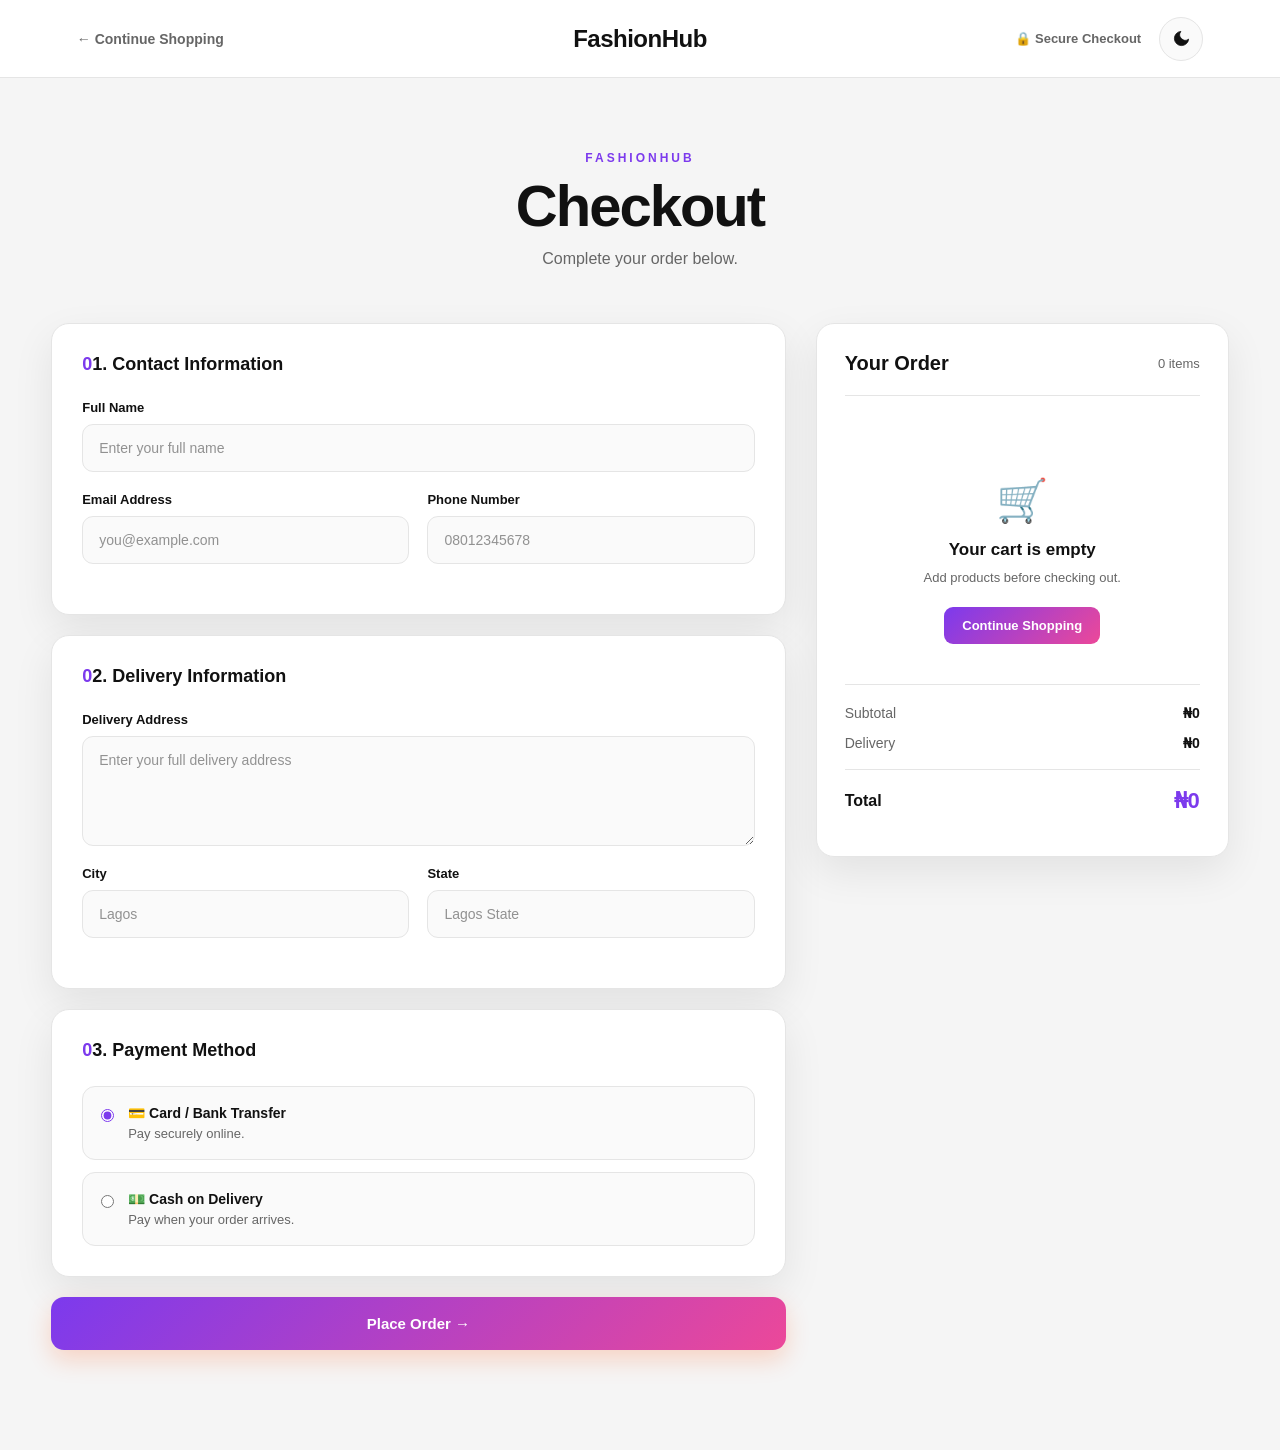
<file: checkout.html>
<!DOCTYPE html>
<html lang="en">

<head>

    <meta charset="UTF-8">

    <meta
        name="viewport"
        content="width=device-width, initial-scale=1.0"
    >

    <title>FashionHub | Checkout</title>

    <link
        rel="stylesheet"
        href="checkout.css"
    >

</head>

<body>

    <!-- ==========================================
                    NAVBAR
    ========================================== -->

<nav class="checkout-nav">

    <a href="clothing.html" class="back-link">
        ← Continue Shopping
    </a>

    <h2>
        FashionHub
    </h2>

    <div class="checkout-nav-right">

        <span class="secure-checkout">
            🔒 Secure Checkout
        </span>

        <button
            id="theme-toggle"
            class="theme-btn"
            aria-label="Toggle dark mode"
        >

            <svg
                class="moon-icon"
                viewBox="0 0 24 24"
                aria-hidden="true"
            >
                <path
                    d="M21 12.79A9 9 0 1111.21 3
                    7 7 0 0021 12.79z"
                />
            </svg>

            <svg
                class="sun-icon"
                viewBox="0 0 24 24"
                aria-hidden="true"
            >
                <circle cx="12" cy="12" r="5"></circle>

                <line x1="12" y1="1" x2="12" y2="3"></line>
                <line x1="12" y1="21" x2="12" y2="23"></line>

                <line x1="4.22" y1="4.22" x2="5.64" y2="5.64"></line>
                <line x1="18.36" y1="18.36" x2="19.78" y2="19.78"></line>

                <line x1="1" y1="12" x2="3" y2="12"></line>
                <line x1="21" y1="12" x2="23" y2="12"></line>

                <line x1="4.22" y1="19.78" x2="5.64" y2="18.36"></line>
                <line x1="18.36" y1="5.64" x2="19.78" y2="4.22"></line>
            </svg>

        </button>

    </div>

</nav>

    <!-- ==========================================
                    CHECKOUT
    ========================================== -->

    <main class="checkout-container">


        <!-- ======================================
                    CHECKOUT HEADER
        ====================================== -->

        <div class="checkout-heading">

            <span>
                FASHIONHUB
            </span>

            <h1>
                Checkout
            </h1>

            <p>
                Complete your order below.
            </p>

        </div>


        <!-- ======================================
                    CHECKOUT GRID
        ====================================== -->

        <div class="checkout-grid">


            <!-- ==================================
                    CUSTOMER INFORMATION
            ================================== -->

            <section class="checkout-form">

                <div class="checkout-section">

                    <h2>
                        01. Contact Information
                    </h2>

                    <div class="form-group">

                        <label for="fullName">
                            Full Name
                        </label>

                        <input
                            type="text"
                            id="fullName"
                            placeholder="Enter your full name"
                            required
                        >

                    </div>


                    <div class="form-row">

                        <div class="form-group">

                            <label for="email">
                                Email Address
                            </label>

                            <input
                                type="email"
                                id="email"
                                placeholder="you@example.com"
                                required
                            >

                        </div>


                        <div class="form-group">

                            <label for="phone">
                                Phone Number
                            </label>

                            <input
                                type="tel"
                                id="phone"
                                placeholder="08012345678"
                                required
                            >

                        </div>

                    </div>

                </div>


                <!-- ==================================
                        DELIVERY INFORMATION
                ================================== -->

                <div class="checkout-section">

                    <h2>
                        02. Delivery Information
                    </h2>


                    <div class="form-group">

                        <label for="address">
                            Delivery Address
                        </label>

                        <textarea
                            id="address"
                            rows="4"
                            placeholder="Enter your full delivery address"
                            required
                        ></textarea>

                    </div>


                    <div class="form-row">

                        <div class="form-group">

                            <label for="city">
                                City
                            </label>

                            <input
                                type="text"
                                id="city"
                                placeholder="Lagos"
                                required
                            >

                        </div>


                        <div class="form-group">

                            <label for="state">
                                State
                            </label>

                            <input
                                type="text"
                                id="state"
                                placeholder="Lagos State"
                                required
                            >

                        </div>

                    </div>

                </div>


                <!-- ==================================
                        PAYMENT METHOD
                ================================== -->

                <div class="checkout-section">

                    <h2>
                        03. Payment Method
                    </h2>


                    <div class="payment-options">


                        <label class="payment-option">

                            <input
                                type="radio"
                                name="payment"
                                value="paystack"
                                checked
                            >

                            <div>

                                <strong>
                                    💳 Card / Bank Transfer
                                </strong>

                                <p>
                                    Pay securely online.
                                </p>

                            </div>

                        </label>


                        <label class="payment-option">

                            <input
                                type="radio"
                                name="payment"
                                value="cash"
                            >

                            <div>

                                <strong>
                                    💵 Cash on Delivery
                                </strong>

                                <p>
                                    Pay when your order arrives.
                                </p>

                            </div>

                        </label>

                    </div>

                </div>


                <!-- ==================================
                        PLACE ORDER
                ================================== -->

                <button
                    class="place-order-btn"
                    id="placeOrderBtn"
                    type="button"
                >
                    Place Order →
                </button>

            </section>


            <!-- ==================================
                    ORDER SUMMARY
            ================================== -->

            <aside class="order-summary">

                <div class="summary-header">

                    <h2>
                        Your Order
                    </h2>

                    <span id="checkoutItemCount">
                        0 items
                    </span>

                </div>


                <!-- Cart products appear here -->

                <div
                    class="checkout-items"
                    id="checkoutItems"
                >
                </div>


                <!-- Empty Cart -->

                <div
                    class="checkout-empty"
                    id="checkoutEmpty"
                >

                    <div>
                        🛒
                    </div>

                    <h3>
                        Your cart is empty
                    </h3>

                    <p>
                        Add products before checking out.
                    </p>

                    <a href="clothing.html">
                        Continue Shopping
                    </a>

                </div>


                <!-- ==================================
                            TOTALS
                ================================== -->

                <div class="summary-totals">

                    <div>

                        <span>
                            Subtotal
                        </span>

                        <strong id="checkoutSubtotal">
                            ₦0
                        </strong>

                    </div>


                    <div>

                        <span>
                            Delivery
                        </span>

                        <strong id="deliveryFee">
                            ₦2,500
                        </strong>

                    </div>


                    <div class="summary-total">

                        <span>
                            Total
                        </span>

                        <strong id="checkoutTotal">
                            ₦0
                        </strong>

                    </div>

                </div>

            </aside>

        </div>

    </main>


    <!-- ==========================================
                    SUCCESS MODAL
    ========================================== -->

    <div
        class="success-modal"
        id="successModal"
    >

        <div class="success-content">

            <div class="success-icon">
                ✓
            </div>

            <h2>
                Order Placed!
            </h2>

            <p>
                Thank you for shopping with FashionHub.
                Your order has been received.
            </p>

            <span id="orderNumber">
                Order #FH000000
            </span>

            <a href="clothing.html">
                Continue Shopping
            </a>

        </div>

    </div>

    <div id="loader">
        <div class="loader-content">
            <img
                src="ChatGPT Image Jun 28, 2026, 07_09_35 PM.png"
                alt="FashionHub logo"
            >
            <h2>FashionHub</h2>
            <div class="loader-line"></div>
        </div>
    </div>


    <!-- ==========================================
                    JAVASCRIPT
    ========================================== -->

    <script src="checkout.js"></script>
    <script src="theme.js"></script>
</body>

</html>
</file>
<file: checkout.css>
/* =========================================================
   THEME TOGGLE
========================================================= */

#loader {
    position: fixed;
    inset: 0;
    z-index: 99999;
    display: flex;
    align-items: center;
    justify-content: center;
    background: var(--bg);
    transition: opacity 0.8s ease, visibility 0.8s ease;
}

#loader.hide {
    opacity: 0;
    visibility: hidden;
    pointer-events: none;
}

.loader-content {
    display: flex;
    flex-direction: column;
    align-items: center;
}

.loader-content img {
    width: 90px;
    height: 90px;
    object-fit: contain;
    border-radius: 50%;
    animation: checkoutLoaderPulse 1.3s infinite;
}

.loader-content h2 {
    margin-top: 20px;
    color: var(--text);
}

.loader-line {
    position: relative;
    width: 170px;
    height: 4px;
    margin-top: 22px;
    overflow: hidden;
    border-radius: 20px;
    background: var(--border);
}

.loader-line::after {
    content: "";
    position: absolute;
    top: 0;
    left: -100%;
    width: 100%;
    height: 100%;
    background: linear-gradient(90deg, var(--primary), var(--secondary));
    animation: checkoutLoaderMove 1.4s linear infinite;
}

@keyframes checkoutLoaderPulse {
    0%, 100% { transform: scale(1); }
    50% { transform: scale(1.06); }
}

@keyframes checkoutLoaderMove {
    to { left: 100%; }
}

.checkout-nav-right {
    display: flex;
    align-items: center;
    justify-content: flex-end;
    gap: 18px;
}


/* Theme Button */

.theme-btn {
    width: 44px;
    height: 44px;

    display: flex;
    align-items: center;
    justify-content: center;

    border: 1px solid var(--border);
    border-radius: 50%;

    background: var(--card-soft);
    color: var(--text);

    cursor: pointer;

    transition:
        background 0.3s ease,
        color 0.3s ease,
        border-color 0.3s ease,
        transform 0.3s ease;
}


.theme-btn:hover {
    background: var(--accent);
    color: #ffffff;

    border-color: var(--accent);

    transform: rotate(15deg) scale(1.05);
}


/* SVG Icons */

.theme-btn svg {
    width: 19px;
    height: 19px;

    fill: currentColor;

    stroke: currentColor;

    transition:
        transform 0.3s ease,
        opacity 0.3s ease;
}


/* Sun */

.sun-icon {
    display: none;
}


/* Moon */

.moon-icon {
    display: block;
}


/* Dark Mode */

body.dark-mode .moon-icon {
    display: none;
}


body.dark-mode .sun-icon {
    display: block;
}


/* Mobile */

@media (max-width: 650px) {

    .checkout-nav-right {
        gap: 10px;
    }

    .secure-checkout {
        display: none;
    }

    .theme-btn {
        width: 40px;
        height: 40px;
    }

    .theme-btn svg {
        width: 17px;
        height: 17px;
    }

}

/* =========================================================
   CHECKOUT ITEM CONTROLS
========================================================= */

.checkout-item-controls {
    display: flex;
    align-items: center;
    gap: 8px;
    margin-top: 10px;
}


/* =========================================================
   QUANTITY CONTROL
========================================================= */

.checkout-quantity {
    display: inline-flex;
    align-items: center;

    height: 34px;

    border: 1px solid var(--border);
    border-radius: 9px;

    overflow: hidden;
    --primary: #7C3AED;
    --secondary: #EC4899;
    --accent: #7C3AED;
    --accent-hover: #EC4899;
}


/* =========================================================
   PLUS / MINUS BUTTONS
========================================================= */

.checkout-quantity button {
    width: 32px;
    height: 34px;

    display: flex;
    align-items: center;
    justify-content: center;

    border: none;

    background: transparent;

    color: var(--text);

    font-size: 18px;
    font-weight: 700;
    --primary: #A855F7;
    --secondary: #F472B6;

    --accent: #A855F7;
    --accent-hover: #F472B6;

    transition:
        background 0.2s ease,
        color 0.2s ease;
}


.checkout-quantity button:hover {
    background: var(--accent);
    color: #ffffff;
}


/* =========================================================
   QUANTITY NUMBER
========================================================= */

.checkout-quantity span {
    min-width: 30px;

    display: flex;
        --primary: #7C3AED;
        --secondary: #EC4899;

        --accent: #7C3AED;
        --accent-hover: #EC4899;
    color: var(--text);

    font-size: 13px;
    font-weight: 800;

    user-select: none;
}


/* =========================================================
   REMOVE BUTTON
========================================================= */

.checkout-remove {
    height: 34px;

    padding: 0 12px;

    display: inline-flex;
    align-items: center;
    justify-content: center;

    border: 1px solid var(--border);

    border-radius: 9px;

    background: transparent;

    color: var(--text-light);

    font-size: 12px;
    font-weight: 700;

    cursor: pointer;

    transition:
        background 0.2s ease,
        color 0.2s ease,
        border-color 0.2s ease;
}


.checkout-remove:hover {
    background: rgba(220, 38, 38, 0.1);

    border-color: #dc2626;

    color: #dc2626;
}


/* =========================================================
   DARK MODE
========================================================= */

body.dark-mode .checkout-quantity {
    background: #202020;

    border-color: #333333;
}


body.dark-mode .checkout-remove {
    border-color: #333333;

    color: #999999;
}


body.dark-mode .checkout-remove:hover {
    background: rgba(239, 68, 68, 0.12);

    border-color: #ef4444;

    color: #ef4444;
}


/* =========================================================
   MOBILE
========================================================= */

@media (max-width: 650px) {

    .checkout-item-controls {
        gap: 6px;
    }

    .checkout-quantity {
        height: 32px;
    }

    .checkout-quantity button {
        width: 30px;
        height: 32px;
    }

    .checkout-quantity span {
        min-width: 28px;
    }

    .checkout-remove {
        height: 32px;

        padding: 0 10px;

        font-size: 11px;
    }

}

/* =========================================================
   FASHIONHUB CHECKOUT
   Premium Light / Dark Theme
========================================================= */


/* =========================================================
   ROOT VARIABLES
========================================================= */

:root {

    --bg: #f5f5f5;

    --card: #ffffff;

    --card-soft: #fafafa;

    --text: #111111;

    --text-light: #666666;

    --border: #e5e5e5;

    --primary: #7C3AED;
    --secondary: #EC4899;
    --accent: #7C3AED;
    --accent-hover: #EC4899;

    --success: #16a34a;

    --shadow:
        0 15px 40px rgba(0, 0, 0, 0.08);

    --radius: 18px;

    --transition:
        0.3s ease;

}


/* =========================================================
   DARK THEME
========================================================= */

body.dark-mode {

    --bg: #0d0d0d;

    --card: #161616;

    --card-soft: #1d1d1d;

    --primary: #A855F7;
    --secondary: #F472B6;
    --text-light: #a5a5a5;
    --border: #292929;
    --accent: #A855F7;
    --accent-hover: #F472B6;

    --shadow:
        0 15px 40px rgba(0, 0, 0, 0.35);
}


/* =========================================================
   GLOBAL RESET
========================================================= */

* {

    margin: 0;

    padding: 0;

    box-sizing: border-box;

}


html {

    scroll-behavior: smooth;

}


body {

    font-family:
        Arial,
        Helvetica,
        sans-serif;

    background: var(--bg);

    color: var(--text);

    min-height: 100vh;

    transition:
        background var(--transition),
        color var(--transition);

}


button,
input,
textarea {

    font: inherit;

}


button {

    cursor: pointer;

}


a {

    text-decoration: none;

    color: inherit;

}


/* =========================================================
   CHECKOUT NAVBAR
========================================================= */

.checkout-nav {

    width: 100%;

    min-height: 78px;

    padding:
        0 6%;

    display: grid;

    grid-template-columns:
        1fr auto 1fr;

    align-items: center;

    gap: 20px;

    background: var(--card);

    border-bottom:
        1px solid var(--border);

    position: sticky;

    top: 0;

    z-index: 100;

    transition:
        background var(--transition),
        border-color var(--transition);

}


/* =========================================================
   BACK LINK
========================================================= */

.back-link {

    display: inline-flex;

    align-items: center;

    gap: 8px;

    width: fit-content;

    color: var(--text-light);

    font-size: 14px;

    font-weight: 600;

    transition:
        color var(--transition),
        transform var(--transition);

}


.back-link:hover {

    color: var(--accent);

    transform:
        translateX(-4px);

}


/* =========================================================
   LOGO / BRAND
========================================================= */

.checkout-nav h2 {

    font-size: 24px;

    font-weight: 800;

    letter-spacing: -0.5px;

}


.secure-checkout {

    justify-self: end;

    color: var(--text-light);

    font-size: 13px;

    font-weight: 600;

}


/* =========================================================
   MAIN CHECKOUT CONTAINER
========================================================= */

.checkout-container {

    width: min(1200px, 92%);

    margin: 0 auto;

    padding:
        70px 0 100px;

}


/* =========================================================
   CHECKOUT HEADING
========================================================= */

.checkout-heading {

    text-align: center;

    margin-bottom: 55px;

}


.checkout-heading span {

    display: inline-block;

    margin-bottom: 12px;

    color: var(--accent);

    font-size: 12px;

    font-weight: 800;

    letter-spacing: 3px;

}


.checkout-heading h1 {

    font-size:
        clamp(38px, 5vw, 58px);

    line-height: 1;

    margin-bottom: 15px;

    font-weight: 900;

    letter-spacing: -2px;

}


.checkout-heading p {

    color: var(--text-light);

    font-size: 16px;

}


/* =========================================================
   CHECKOUT GRID
========================================================= */

.checkout-grid {

    display: grid;

    grid-template-columns:
        minmax(0, 1.6fr)
        minmax(330px, 0.9fr);

    gap: 30px;

    align-items: start;

}


/* =========================================================
   CHECKOUT FORM
========================================================= */

.checkout-form {

    display: flex;

    flex-direction: column;

    gap: 20px;

}


/* =========================================================
   CHECKOUT SECTIONS
========================================================= */

.checkout-section {

    background: var(--card);

    border:
        1px solid var(--border);

    border-radius: var(--radius);

    padding: 30px;

    box-shadow: var(--shadow);

    transition:
        background var(--transition),
        border-color var(--transition),
        box-shadow var(--transition);

}


.checkout-section h2 {

    font-size: 18px;

    margin-bottom: 25px;

    font-weight: 800;

}


.checkout-section h2::first-letter {

    color: var(--accent);

}


/* =========================================================
   FORM GROUP
========================================================= */

.form-group {

    display: flex;

    flex-direction: column;

    gap: 9px;

    margin-bottom: 20px;

}


.form-group:last-child {

    margin-bottom: 0;

}


.form-group label {

    font-size: 13px;

    font-weight: 700;

    color: var(--text);

}


/* =========================================================
   INPUTS
========================================================= */

.form-group input,
.form-group textarea {

    width: 100%;

    padding:
        15px 16px;

    border:
        1px solid var(--border);

    border-radius: 11px;

    outline: none;

    background: var(--card-soft);

    color: var(--text);

    font-size: 14px;

    transition:
        border-color var(--transition),
        box-shadow var(--transition),
        background var(--transition);

}


.form-group textarea {

    resize: vertical;

    min-height: 110px;

}


.form-group input::placeholder,
.form-group textarea::placeholder {

    color: var(--text-light);

    opacity: 0.7;

}


.form-group input:focus,
.form-group textarea:focus {

    border-color: var(--accent);

    box-shadow:
        0 0 0 3px
        rgba(255, 77, 0, 0.12);

}


/* =========================================================
   FORM ROW
========================================================= */

.form-row {

    display: grid;

    grid-template-columns:
        1fr 1fr;

    gap: 18px;

}


/* =========================================================
   PAYMENT OPTIONS
========================================================= */

.payment-options {

    display: flex;

    flex-direction: column;

    gap: 12px;

}


.payment-option {

    display: flex;

    align-items: flex-start;

    gap: 14px;

    padding: 18px;

    border:
        1px solid var(--border);

    border-radius: 13px;

    background: var(--card-soft);

    cursor: pointer;

    transition:
        border-color var(--transition),
        background var(--transition),
        transform var(--transition);

}


.payment-option:hover {

    border-color: var(--accent);

    transform:
        translateY(-2px);

}


.payment-option input {

    margin-top: 4px;

    accent-color: var(--accent);

}


.payment-option strong {

    display: block;

    margin-bottom: 5px;

    font-size: 14px;

}


.payment-option p {

    color: var(--text-light);

    font-size: 13px;

}


/* =========================================================
   PLACE ORDER BUTTON
========================================================= */

.place-order-btn {

    width: 100%;

    border: none;

    border-radius: 13px;

    padding: 18px 25px;

    background: linear-gradient(135deg, var(--primary), var(--secondary));

    color: #ffffff;

    font-size: 15px;

    font-weight: 800;

    transition:
        background var(--transition),
        transform var(--transition),
        box-shadow var(--transition);

    box-shadow:
        0 10px 25px
        rgba(255, 77, 0, 0.2);

}


.place-order-btn:hover {

    background: linear-gradient(135deg, var(--secondary), var(--primary));

    transform:
        translateY(-3px);

    box-shadow:
        0 15px 30px
        rgba(255, 77, 0, 0.3);

}


.place-order-btn:active {

    transform:
        translateY(0);

}


/* =========================================================
   ORDER SUMMARY
========================================================= */

.order-summary {

    background: var(--card);

    border:
        1px solid var(--border);

    border-radius: var(--radius);

    padding: 28px;

    box-shadow: var(--shadow);

    position: sticky;

    top: 105px;

    transition:
        background var(--transition),
        border-color var(--transition);

}


/* =========================================================
   SUMMARY HEADER
========================================================= */

.summary-header {

    display: flex;

    align-items: center;

    justify-content: space-between;

    gap: 15px;

    padding-bottom: 20px;

    border-bottom:
        1px solid var(--border);

}


.summary-header h2 {

    font-size: 20px;

    font-weight: 800;

}


.summary-header span {

    color: var(--text-light);

    font-size: 13px;

}


/* =========================================================
   CHECKOUT ITEMS
========================================================= */

.checkout-items {

    display: flex;

    flex-direction: column;

    gap: 15px;

    padding:
        20px 0;

}


/* =========================================================
   INDIVIDUAL CHECKOUT ITEM
========================================================= */

.checkout-item {

    display: grid;

    grid-template-columns:
        70px 1fr auto;

    gap: 13px;

    align-items: center;

    padding-bottom: 15px;

    border-bottom:
        1px solid var(--border);

}


.checkout-item:last-child {

    border-bottom: none;

    padding-bottom: 0;

}


/* =========================================================
   CHECKOUT ITEM IMAGE
========================================================= */

.checkout-item img {

    width: 70px;

    height: 80px;

    object-fit: cover;

    border-radius: 10px;

    background: var(--card-soft);

}


/* =========================================================
   ITEM INFO
========================================================= */

.checkout-item-info {

    min-width: 0;

}


.checkout-item-info h3 {

    font-size: 14px;

    margin-bottom: 6px;

    line-height: 1.3;

}


.checkout-item-info p {

    color: var(--text-light);

    font-size: 12px;

    margin-bottom: 3px;

}


.checkout-item-price {

    font-size: 14px;

    font-weight: 800;

    white-space: nowrap;

}


/* =========================================================
   EMPTY CART
========================================================= */

.checkout-empty {

    text-align: center;

    padding:
        40px 15px;

}


.checkout-empty > div {

    font-size: 42px;

    margin-bottom: 15px;

}


.checkout-empty h3 {

    font-size: 17px;

    margin-bottom: 8px;

}


.checkout-empty p {

    color: var(--text-light);

    font-size: 13px;

    line-height: 1.6;

    margin-bottom: 18px;

}


.checkout-empty a {

    display: inline-block;

    padding:
        11px 18px;

    border-radius: 9px;

    background: linear-gradient(135deg, var(--primary), var(--secondary));

    color: #ffffff;

    font-size: 13px;

    font-weight: 700;

    transition:
        background var(--transition);

}


.checkout-empty a:hover {

    background: linear-gradient(135deg, var(--secondary), var(--primary));

}


/* =========================================================
   SUMMARY TOTALS
========================================================= */

.summary-totals {

    border-top:
        1px solid var(--border);

    padding-top: 20px;

}


.summary-totals > div {

    display: flex;

    align-items: center;

    justify-content: space-between;

    gap: 20px;

    margin-bottom: 14px;

}


.summary-totals span {

    color: var(--text-light);

    font-size: 14px;

}


.summary-totals strong {

    font-size: 14px;

}


.summary-total {

    border-top:
        1px solid var(--border);

    padding-top: 18px;

    margin-top: 18px;

}


.summary-total span {

    color: var(--text);

    font-size: 16px;

    font-weight: 800;

}


.summary-total strong {

    color: var(--accent);

    font-size: 22px;

    font-weight: 900;

}


/* =========================================================
   SUCCESS MODAL
========================================================= */

.success-modal {

    position: fixed;

    inset: 0;

    display: flex;

    align-items: center;

    justify-content: center;

    padding: 20px;

    background:
        rgba(0, 0, 0, 0.65);

    backdrop-filter: blur(8px);

    opacity: 0;

    visibility: hidden;

    pointer-events: none;

    transition:
        opacity var(--transition),
        visibility var(--transition);

    z-index: 1000;

}


.success-modal.active {

    opacity: 1;

    visibility: visible;

    pointer-events: auto;

}


/* =========================================================
   SUCCESS CONTENT
========================================================= */

.success-content {

    width: min(450px, 100%);

    padding: 45px 35px;

    text-align: center;

    background: var(--card);

    border:
        1px solid var(--border);

    border-radius: 22px;

    box-shadow:
        0 30px 80px
        rgba(0, 0, 0, 0.25);

    transform:
        translateY(20px)
        scale(0.96);

    transition:
        transform var(--transition);

}


.success-modal.active
.success-content {

    transform:
        translateY(0)
        scale(1);

}


/* =========================================================
   SUCCESS ICON
========================================================= */

.success-icon {

    width: 70px;

    height: 70px;

    margin: 0 auto 20px;

    display: flex;

    align-items: center;

    justify-content: center;

    border-radius: 50%;

    background:
        rgba(22, 163, 74, 0.12);

    color: var(--success);

    font-size: 34px;

    font-weight: 900;

}


.success-content h2 {

    font-size: 28px;

    margin-bottom: 12px;

}


.success-content p {

    color: var(--text-light);

    font-size: 14px;

    line-height: 1.7;

    margin-bottom: 20px;

}


#orderNumber {

    display: block;

    margin-bottom: 25px;

    color: var(--accent);

    font-size: 14px;

    font-weight: 800;

    letter-spacing: 1px;

}


.success-content a {

    display: inline-flex;

    align-items: center;

    justify-content: center;

    padding:
        13px 22px;

    border-radius: 10px;

    background: linear-gradient(135deg, var(--primary), var(--secondary));

    color: #ffffff;

    font-size: 14px;

    font-weight: 800;

    transition:
        background var(--transition),
        transform var(--transition);

}


.success-content a:hover {

    background: linear-gradient(135deg, var(--secondary), var(--primary));

    transform:
        translateY(-2px);

}


/* =========================================================
   RESPONSIVE — TABLET
========================================================= */

@media (max-width: 900px) {

    .checkout-grid {

        grid-template-columns: 1fr;

    }


    .order-summary {

        position: relative;

        top: auto;

        order: -1;

    }

}


/* =========================================================
   RESPONSIVE — MOBILE
========================================================= */

@media (max-width: 650px) {

    .checkout-nav {

        min-height: 70px;

        padding:
            0 5%;

        grid-template-columns:
            auto 1fr;

    }


    .checkout-nav h2 {

        justify-self: end;

        font-size: 20px;

    }


    .secure-checkout {

        display: none;

    }


    .back-link {

        font-size: 12px;

    }


    .checkout-container {

        width: 92%;

        padding:
            45px 0 70px;

    }


    .checkout-heading {

        margin-bottom: 35px;

    }


    .checkout-heading h1 {

        font-size: 40px;

    }


    .checkout-heading p {

        font-size: 14px;

    }


    .checkout-section {

        padding: 22px;

        border-radius: 15px;

    }


    .checkout-section h2 {

        font-size: 16px;

    }


    .form-row {

        grid-template-columns: 1fr;

        gap: 0;

    }


    .order-summary {

        padding: 22px;

        border-radius: 15px;

    }


    .checkout-item {

        grid-template-columns:
            60px 1fr;

    }


    /* .checkout-item img {

        width: 60px;

        height: 70px;

    } */


    .checkout-item-image {

    width: 110px;

    height: 130px;

    flex-shrink: 0;

    overflow: hidden;

    border-radius: 10px;

    background: var(--surface-2);

}


.checkout-item-image img {

    width: 100%;

    height: 100%;

    object-fit: cover;

    display: block;

}

    .checkout-item-price {

        grid-column: 2;

    }


    .place-order-btn {

        padding: 16px;

    }


    .success-content {

        padding:
            35px 25px;

    }

}


/* =========================================================
   VERY SMALL DEVICES
========================================================= */

@media (max-width: 400px) {

    .checkout-nav h2 {

        font-size: 18px;

    }


    .back-link {

        font-size: 11px;

    }


    .checkout-heading h1 {

        font-size: 34px;

    }


    .checkout-section {

        padding: 18px;

    }


    .order-summary {

        padding: 18px;

    }

}

.checkout-description {

    color: var(--text-light);

    font-size: 13px;

    line-height: 1.5;

    margin: 5px 0 10px;

}


.checkout-unit-price {

    color: var(--text-light);

    font-size: 13px;

    margin-bottom: 8px;

}


.checkout-unit-price strong {

    color: var(--text);

    font-weight: 700;

}
</file>
